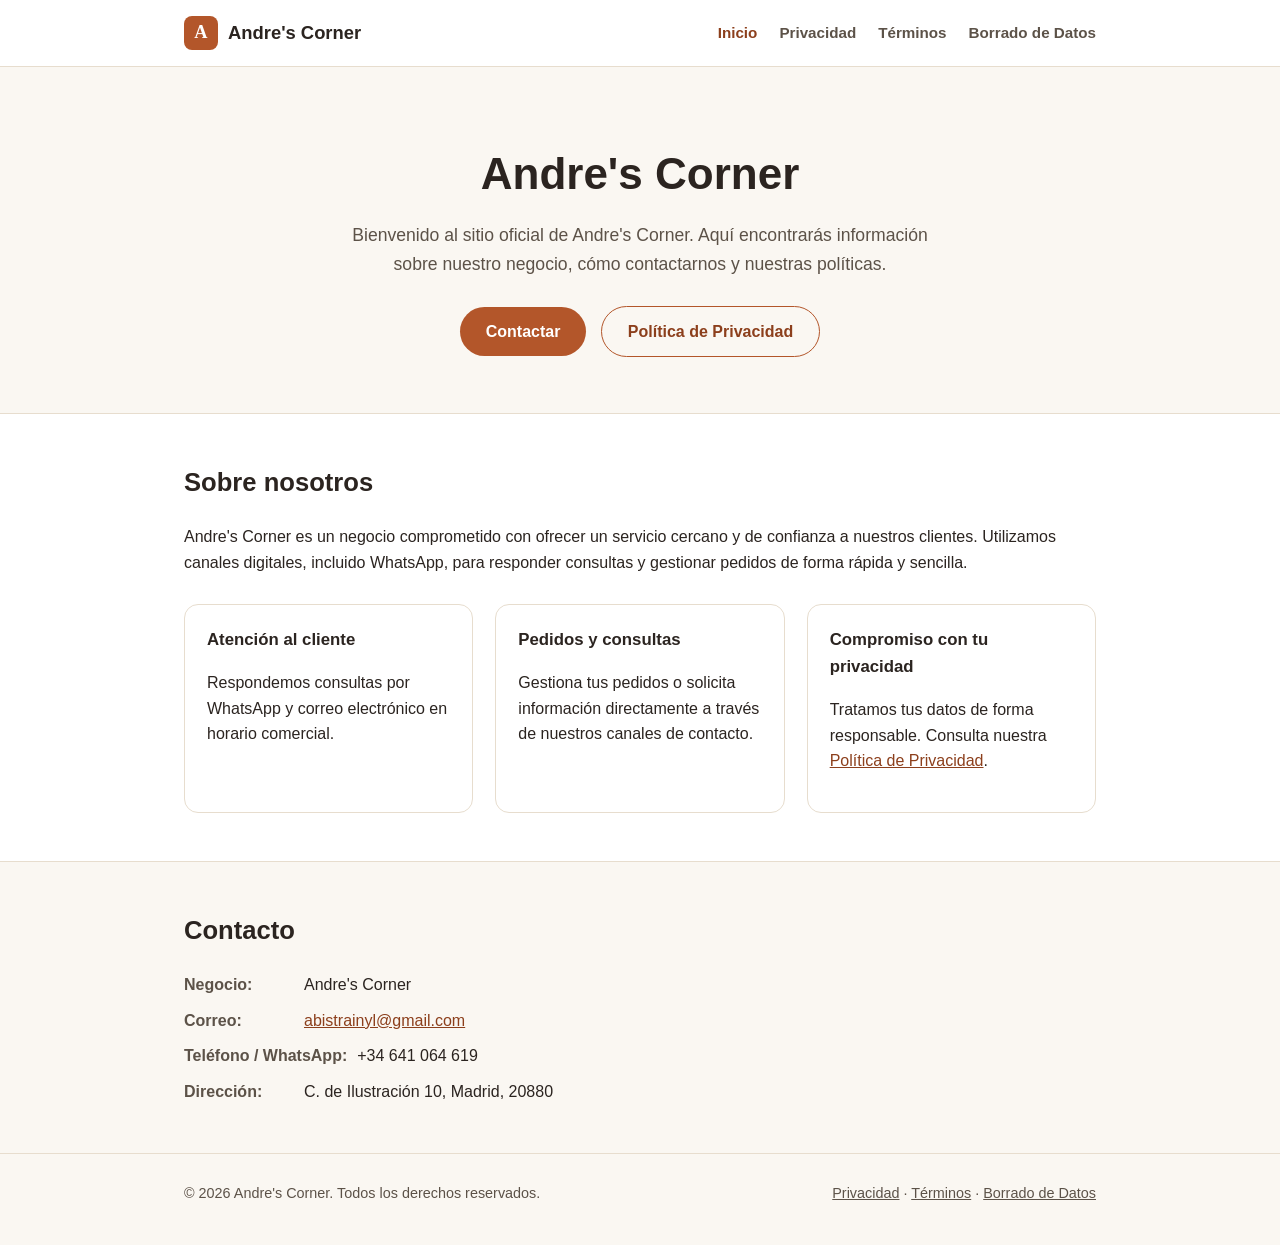
<file: index.html>
<!DOCTYPE html>
<html lang="es">
<head>
<meta charset="UTF-8">
<meta name="viewport" content="width=device-width, initial-scale=1.0">
<title>Andre's Corner</title>
<meta name="description" content="Andre's Corner — sitio oficial. Información de contacto, servicios y políticas.">
<link rel="stylesheet" href="style.css">
</head>
<body>

<header class="site">
  <div class="wrap">
    <a class="brand" href="index.html">
      <span class="mark">A</span>
      Andre's Corner
    </a>
    <nav class="site-nav">
      <a href="index.html" class="active">Inicio</a>
      <a href="privacy.html">Privacidad</a>
      <a href="terms.html">Términos</a>
      <a href="data-deletion.html">Borrado de Datos</a>
    </nav>
  </div>
</header>

<section class="hero">
  <div class="wrap">
    <h1>Andre's Corner</h1>
    <p class="lead">
      Bienvenido al sitio oficial de Andre's Corner. Aquí encontrarás información
      sobre nuestro negocio, cómo contactarnos y nuestras políticas.
    </p>
    <a class="btn" href="#contacto">Contactar</a>
    <a class="btn secondary" href="privacy.html">Política de Privacidad</a>
  </div>
</section>

<section class="alt">
  <div class="wrap">
    <h2>Sobre nosotros</h2>
    <p>
      Andre's Corner es un negocio comprometido con ofrecer un servicio cercano
      y de confianza a nuestros clientes. Utilizamos canales digitales, incluido
      WhatsApp, para responder consultas y gestionar pedidos de forma rápida y sencilla.
    </p>
    <div class="grid">
      <div class="card">
        <h3>Atención al cliente</h3>
        <p>Respondemos consultas por WhatsApp y correo electrónico en horario comercial.</p>
      </div>
      <div class="card">
        <h3>Pedidos y consultas</h3>
        <p>Gestiona tus pedidos o solicita información directamente a través de nuestros canales de contacto.</p>
      </div>
      <div class="card">
        <h3>Compromiso con tu privacidad</h3>
        <p>Tratamos tus datos de forma responsable. Consulta nuestra <a href="privacy.html">Política de Privacidad</a>.</p>
      </div>
    </div>
  </div>
</section>

<section id="contacto">
  <div class="wrap">
    <h2>Contacto</h2>
    <ul class="contact-list">
      <li><span class="label">Negocio:</span> Andre's Corner</li>
      <li><span class="label">Correo:</span> <a href="mailto:abistrainyl@gmail.com">abistrainyl@gmail.com</a></li>
      <li><span class="label">Teléfono / WhatsApp:</span> +34 641 064 619</li>
      <li><span class="label">Dirección:</span> C. de Ilustración 10, Madrid, 20880</li>
    </ul>
  </div>
</section>

<footer class="site">
  <div class="wrap">
    <span>&copy; <span id="year"></span> Andre's Corner. Todos los derechos reservados.</span>
    <span><a href="privacy.html">Privacidad</a> · <a href="terms.html">Términos</a> · <a href="data-deletion.html">Borrado de Datos</a></span>
  </div>
</footer>

<script>document.getElementById('year').textContent = new Date().getFullYear();</script>
</body>
</html>
</file>
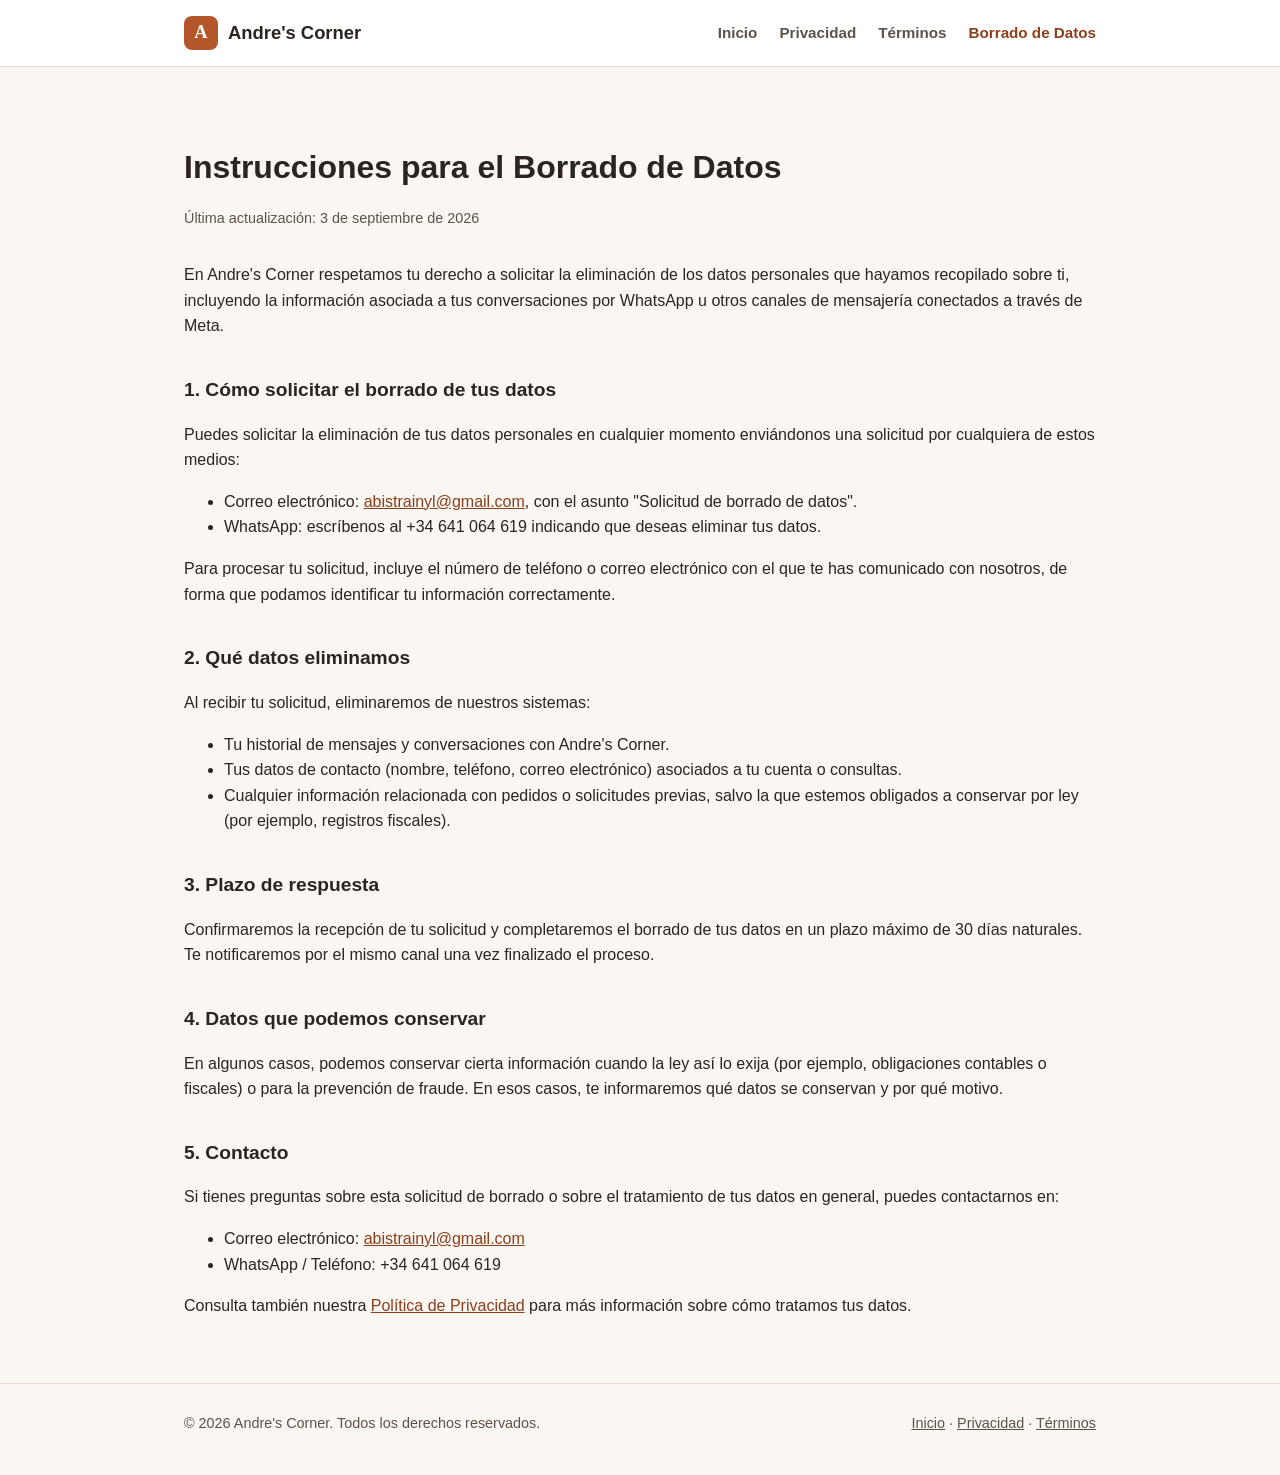
<file: data-deletion.html>
<!DOCTYPE html>
<html lang="es">
<head>
<meta charset="UTF-8">
<meta name="viewport" content="width=device-width, initial-scale=1.0">
<title>Borrado de Datos · Andre's Corner</title>
<meta name="description" content="Instrucciones para solicitar el borrado de tus datos personales en Andre's Corner.">
<link rel="stylesheet" href="style.css">
</head>
<body>

<header class="site">
  <div class="wrap">
    <a class="brand" href="index.html">
      <span class="mark">A</span>
      Andre's Corner
    </a>
    <nav class="site-nav">
      <a href="index.html">Inicio</a>
      <a href="privacy.html">Privacidad</a>
      <a href="terms.html">Términos</a>
      <a href="data-deletion.html" class="active">Borrado de Datos</a>
    </nav>
  </div>
</header>

<section>
  <div class="wrap legal">
    <h1>Instrucciones para el Borrado de Datos</h1>
    <p class="updated">Última actualización: 3 de septiembre de 2026</p>

    <p>
      En Andre's Corner respetamos tu derecho a solicitar la eliminación de los
      datos personales que hayamos recopilado sobre ti, incluyendo la información
      asociada a tus conversaciones por WhatsApp u otros canales de mensajería
      conectados a través de Meta.
    </p>

    <h2>1. Cómo solicitar el borrado de tus datos</h2>
    <p>
      Puedes solicitar la eliminación de tus datos personales en cualquier momento
      enviándonos una solicitud por cualquiera de estos medios:
    </p>
    <ul>
      <li>Correo electrónico: <a href="mailto:abistrainyl@gmail.com?subject=Solicitud%20de%20borrado%20de%20datos">abistrainyl@gmail.com</a>, con el asunto "Solicitud de borrado de datos".</li>
      <li>WhatsApp: escríbenos al +34 641 064 619 indicando que deseas eliminar tus datos.</li>
    </ul>
    <p>
      Para procesar tu solicitud, incluye el número de teléfono o correo electrónico
      con el que te has comunicado con nosotros, de forma que podamos identificar tu
      información correctamente.
    </p>

    <h2>2. Qué datos eliminamos</h2>
    <p>Al recibir tu solicitud, eliminaremos de nuestros sistemas:</p>
    <ul>
      <li>Tu historial de mensajes y conversaciones con Andre's Corner.</li>
      <li>Tus datos de contacto (nombre, teléfono, correo electrónico) asociados a tu cuenta o consultas.</li>
      <li>Cualquier información relacionada con pedidos o solicitudes previas, salvo la que estemos obligados a conservar por ley (por ejemplo, registros fiscales).</li>
    </ul>

    <h2>3. Plazo de respuesta</h2>
    <p>
      Confirmaremos la recepción de tu solicitud y completaremos el borrado de tus
      datos en un plazo máximo de 30 días naturales. Te notificaremos por el mismo
      canal una vez finalizado el proceso.
    </p>

    <h2>4. Datos que podemos conservar</h2>
    <p>
      En algunos casos, podemos conservar cierta información cuando la ley así lo
      exija (por ejemplo, obligaciones contables o fiscales) o para la prevención de
      fraude. En esos casos, te informaremos qué datos se conservan y por qué motivo.
    </p>

    <h2>5. Contacto</h2>
    <p>
      Si tienes preguntas sobre esta solicitud de borrado o sobre el tratamiento de
      tus datos en general, puedes contactarnos en:
    </p>
    <ul>
      <li>Correo electrónico: <a href="mailto:abistrainyl@gmail.com">abistrainyl@gmail.com</a></li>
      <li>WhatsApp / Teléfono: +34 641 064 619</li>
    </ul>
    <p>
      Consulta también nuestra <a href="privacy.html">Política de Privacidad</a> para
      más información sobre cómo tratamos tus datos.
    </p>
  </div>
</section>

<footer class="site">
  <div class="wrap">
    <span>&copy; <span id="year"></span> Andre's Corner. Todos los derechos reservados.</span>
    <span><a href="index.html">Inicio</a> · <a href="privacy.html">Privacidad</a> · <a href="terms.html">Términos</a></span>
  </div>
</footer>

<script>document.getElementById('year').textContent = new Date().getFullYear();</script>
</body>
</html>
</file>
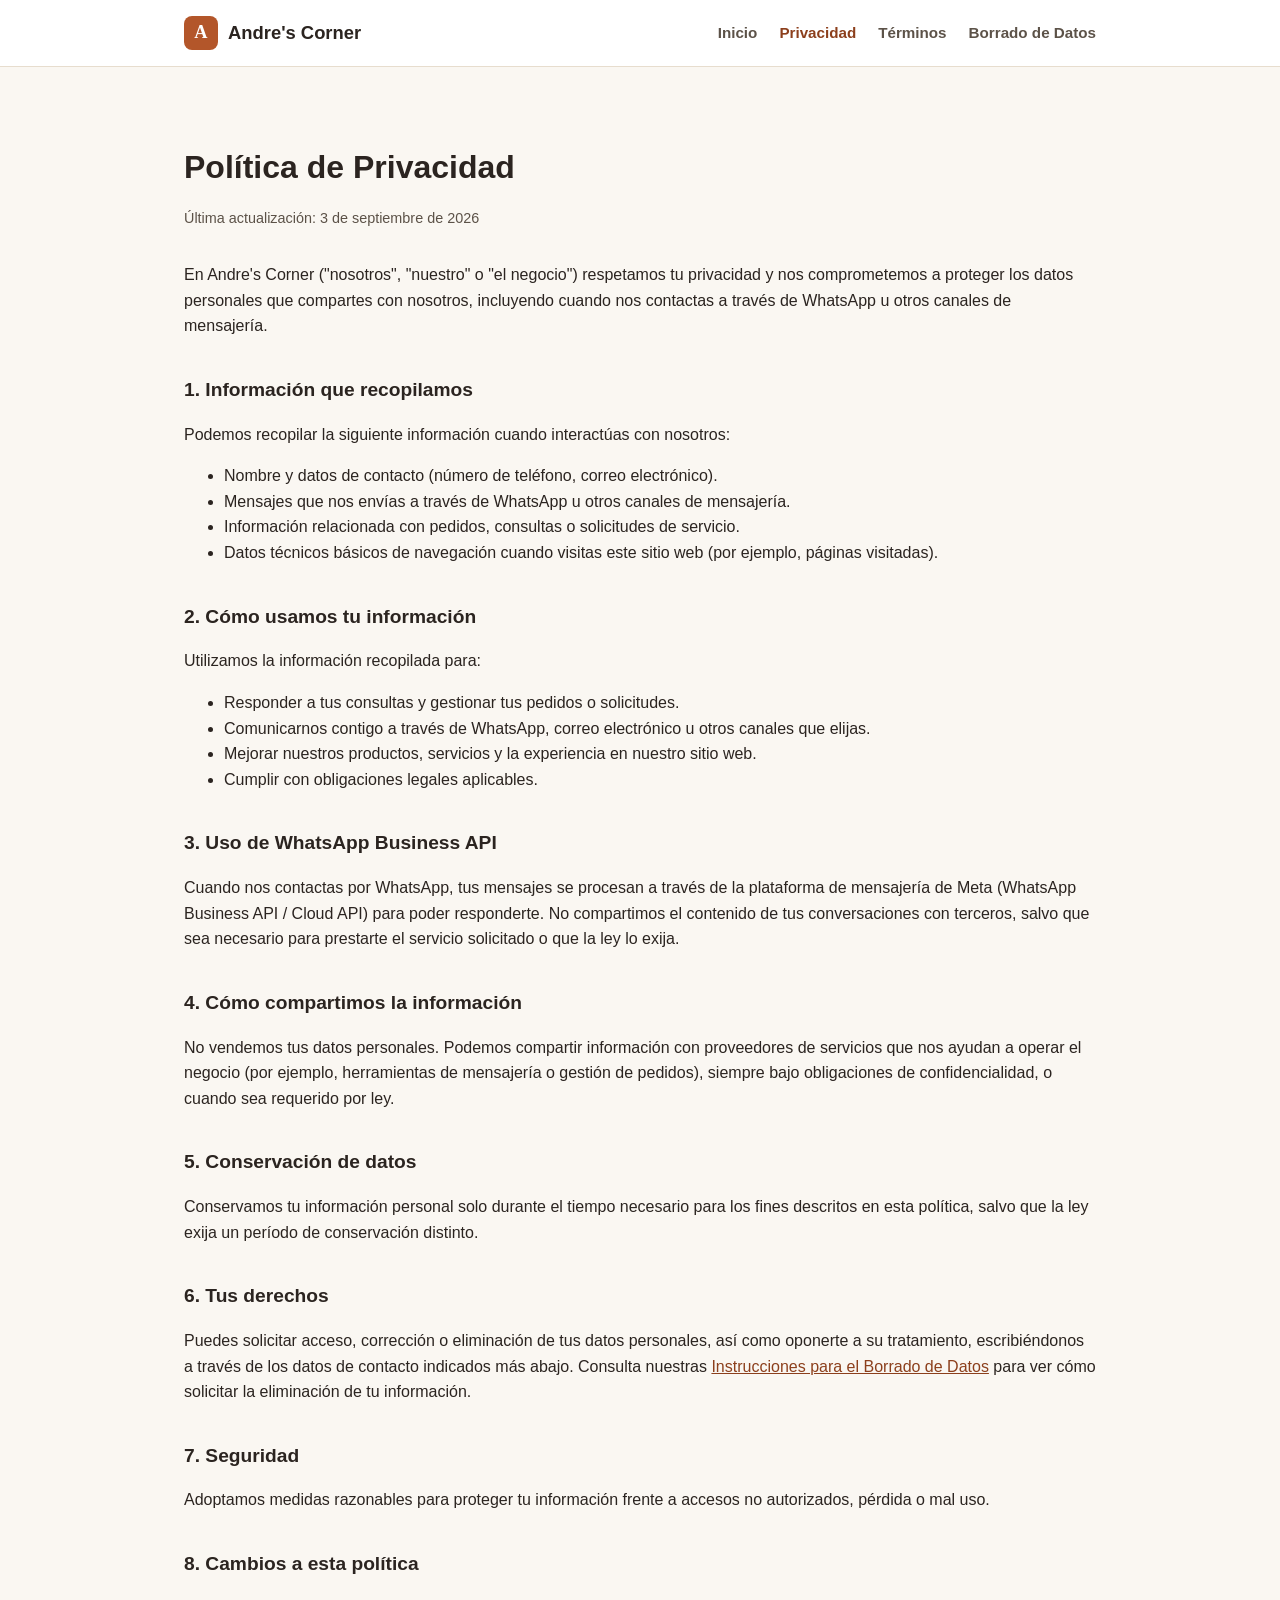
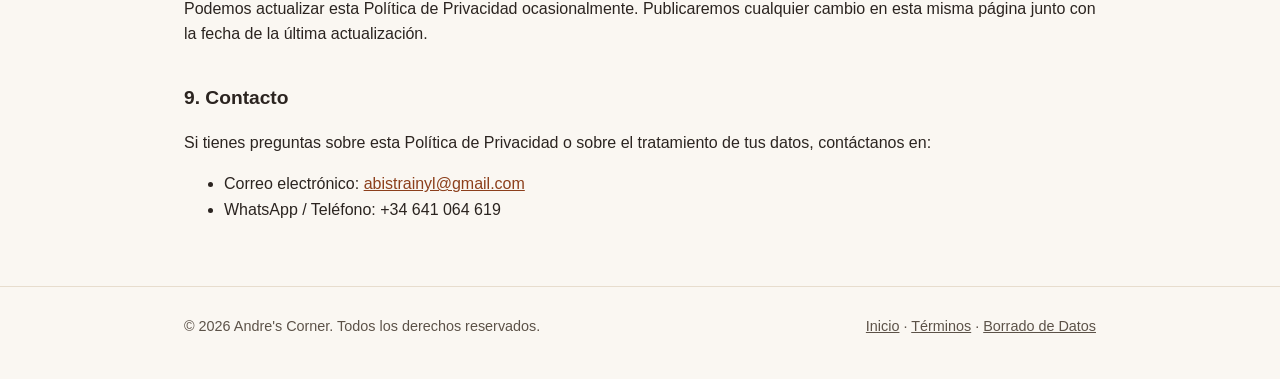
<file: privacy.html>
<!DOCTYPE html>
<html lang="es">
<head>
<meta charset="UTF-8">
<meta name="viewport" content="width=device-width, initial-scale=1.0">
<title>Política de Privacidad · Andre's Corner</title>
<meta name="description" content="Política de Privacidad de Andre's Corner.">
<link rel="stylesheet" href="style.css">
</head>
<body>

<header class="site">
  <div class="wrap">
    <a class="brand" href="index.html">
      <span class="mark">A</span>
      Andre's Corner
    </a>
    <nav class="site-nav">
      <a href="index.html">Inicio</a>
      <a href="privacy.html" class="active">Privacidad</a>
      <a href="terms.html">Términos</a>
      <a href="data-deletion.html">Borrado de Datos</a>
    </nav>
  </div>
</header>

<section>
  <div class="wrap legal">
    <h1>Política de Privacidad</h1>
    <p class="updated">Última actualización: 3 de septiembre de 2026</p>

    <p>
      En Andre's Corner ("nosotros", "nuestro" o "el negocio") respetamos tu privacidad
      y nos comprometemos a proteger los datos personales que compartes con nosotros,
      incluyendo cuando nos contactas a través de WhatsApp u otros canales de mensajería.
    </p>

    <h2>1. Información que recopilamos</h2>
    <p>Podemos recopilar la siguiente información cuando interactúas con nosotros:</p>
    <ul>
      <li>Nombre y datos de contacto (número de teléfono, correo electrónico).</li>
      <li>Mensajes que nos envías a través de WhatsApp u otros canales de mensajería.</li>
      <li>Información relacionada con pedidos, consultas o solicitudes de servicio.</li>
      <li>Datos técnicos básicos de navegación cuando visitas este sitio web (por ejemplo, páginas visitadas).</li>
    </ul>

    <h2>2. Cómo usamos tu información</h2>
    <p>Utilizamos la información recopilada para:</p>
    <ul>
      <li>Responder a tus consultas y gestionar tus pedidos o solicitudes.</li>
      <li>Comunicarnos contigo a través de WhatsApp, correo electrónico u otros canales que elijas.</li>
      <li>Mejorar nuestros productos, servicios y la experiencia en nuestro sitio web.</li>
      <li>Cumplir con obligaciones legales aplicables.</li>
    </ul>

    <h2>3. Uso de WhatsApp Business API</h2>
    <p>
      Cuando nos contactas por WhatsApp, tus mensajes se procesan a través de la
      plataforma de mensajería de Meta (WhatsApp Business API / Cloud API) para poder
      responderte. No compartimos el contenido de tus conversaciones con terceros,
      salvo que sea necesario para prestarte el servicio solicitado o que la ley lo exija.
    </p>

    <h2>4. Cómo compartimos la información</h2>
    <p>
      No vendemos tus datos personales. Podemos compartir información con proveedores
      de servicios que nos ayudan a operar el negocio (por ejemplo, herramientas de
      mensajería o gestión de pedidos), siempre bajo obligaciones de confidencialidad,
      o cuando sea requerido por ley.
    </p>

    <h2>5. Conservación de datos</h2>
    <p>
      Conservamos tu información personal solo durante el tiempo necesario para los
      fines descritos en esta política, salvo que la ley exija un período de
      conservación distinto.
    </p>

    <h2>6. Tus derechos</h2>
    <p>
      Puedes solicitar acceso, corrección o eliminación de tus datos personales, así
      como oponerte a su tratamiento, escribiéndonos a través de los datos de contacto
      indicados más abajo. Consulta nuestras <a href="data-deletion.html">Instrucciones
      para el Borrado de Datos</a> para ver cómo solicitar la eliminación de tu
      información.
    </p>

    <h2>7. Seguridad</h2>
    <p>
      Adoptamos medidas razonables para proteger tu información frente a accesos no
      autorizados, pérdida o mal uso.
    </p>

    <h2>8. Cambios a esta política</h2>
    <p>
      Podemos actualizar esta Política de Privacidad ocasionalmente. Publicaremos
      cualquier cambio en esta misma página junto con la fecha de la última actualización.
    </p>

    <h2>9. Contacto</h2>
    <p>
      Si tienes preguntas sobre esta Política de Privacidad o sobre el tratamiento de
      tus datos, contáctanos en:
    </p>
    <ul>
      <li>Correo electrónico: <a href="mailto:abistrainyl@gmail.com">abistrainyl@gmail.com</a></li>
      <li>WhatsApp / Teléfono: +34 641 064 619</li>
    </ul>
  </div>
</section>

<footer class="site">
  <div class="wrap">
    <span>&copy; <span id="year"></span> Andre's Corner. Todos los derechos reservados.</span>
    <span><a href="index.html">Inicio</a> · <a href="terms.html">Términos</a> · <a href="data-deletion.html">Borrado de Datos</a></span>
  </div>
</footer>

<script>document.getElementById('year').textContent = new Date().getFullYear();</script>
</body>
</html>
</file>
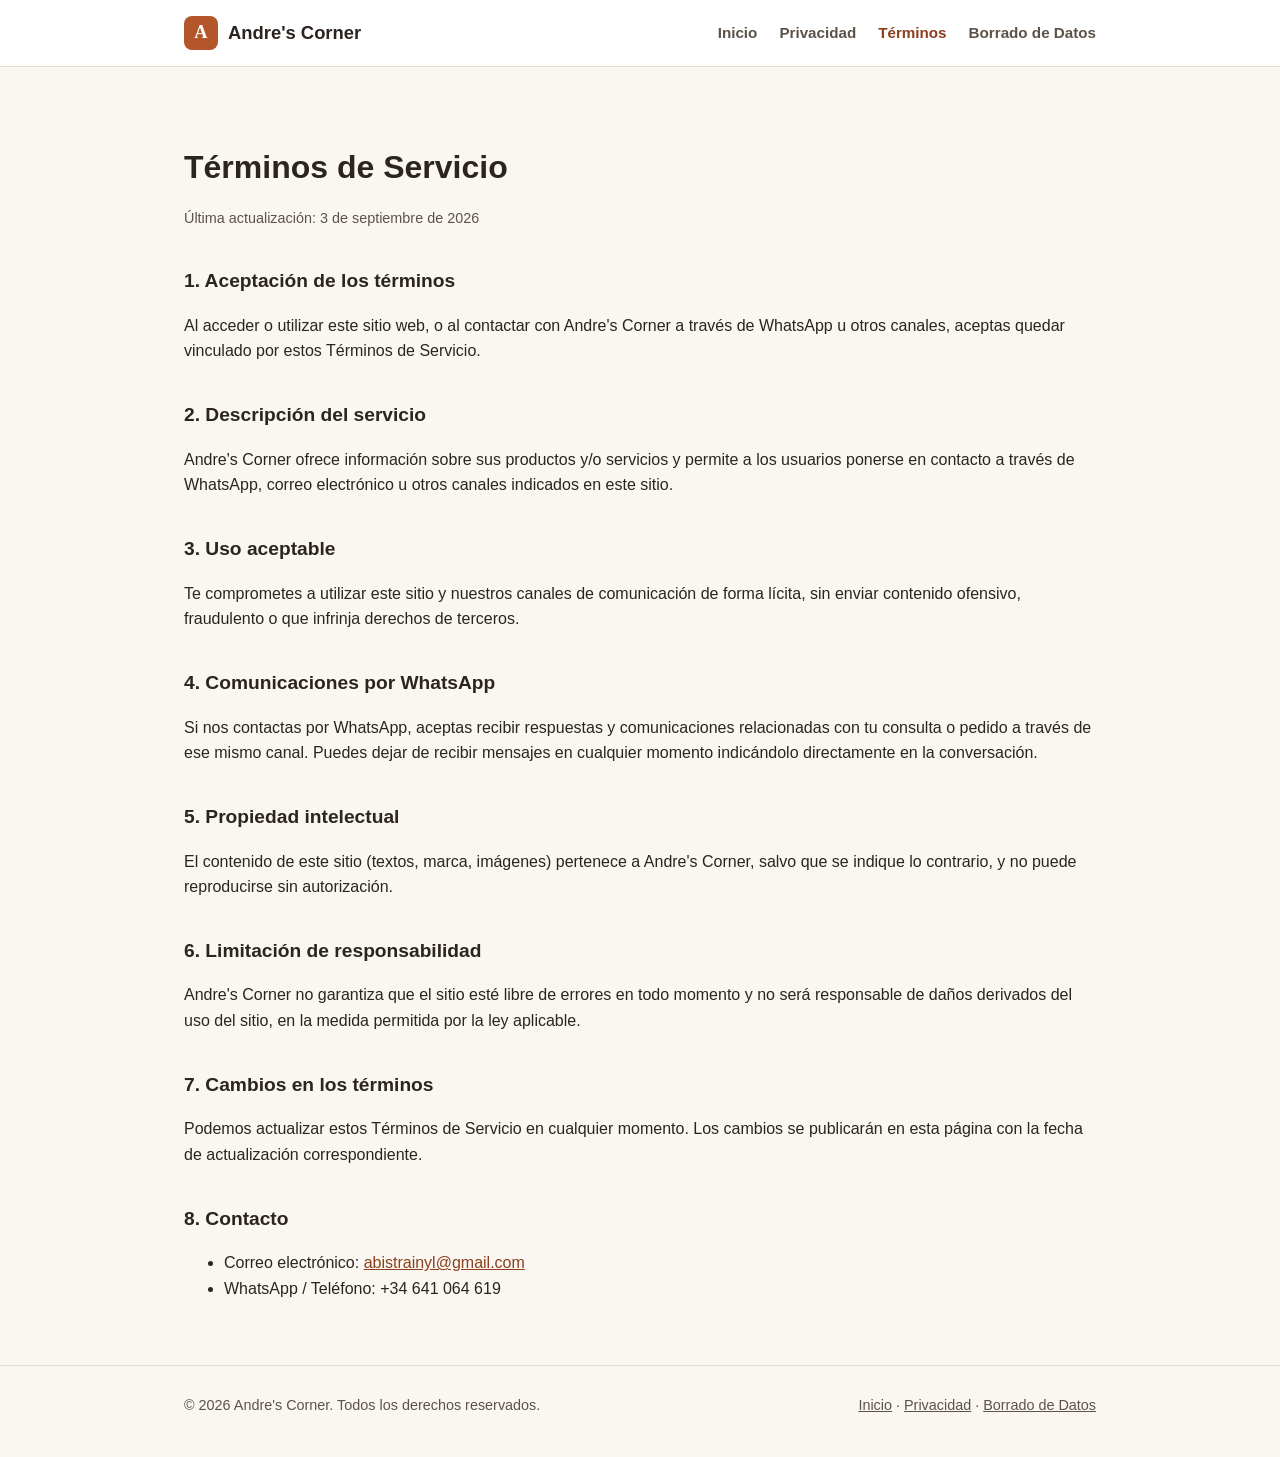
<file: terms.html>
<!DOCTYPE html>
<html lang="es">
<head>
<meta charset="UTF-8">
<meta name="viewport" content="width=device-width, initial-scale=1.0">
<title>Términos de Servicio · Andre's Corner</title>
<meta name="description" content="Términos de Servicio de Andre's Corner.">
<link rel="stylesheet" href="style.css">
</head>
<body>

<header class="site">
  <div class="wrap">
    <a class="brand" href="index.html">
      <span class="mark">A</span>
      Andre's Corner
    </a>
    <nav class="site-nav">
      <a href="index.html">Inicio</a>
      <a href="privacy.html">Privacidad</a>
      <a href="terms.html" class="active">Términos</a>
      <a href="data-deletion.html">Borrado de Datos</a>
    </nav>
  </div>
</header>

<section>
  <div class="wrap legal">
    <h1>Términos de Servicio</h1>
    <p class="updated">Última actualización: 3 de septiembre de 2026</p>

    <h2>1. Aceptación de los términos</h2>
    <p>
      Al acceder o utilizar este sitio web, o al contactar con Andre's Corner a
      través de WhatsApp u otros canales, aceptas quedar vinculado por estos
      Términos de Servicio.
    </p>

    <h2>2. Descripción del servicio</h2>
    <p>
      Andre's Corner ofrece información sobre sus productos y/o servicios y permite
      a los usuarios ponerse en contacto a través de WhatsApp, correo electrónico u
      otros canales indicados en este sitio.
    </p>

    <h2>3. Uso aceptable</h2>
    <p>
      Te comprometes a utilizar este sitio y nuestros canales de comunicación de
      forma lícita, sin enviar contenido ofensivo, fraudulento o que infrinja
      derechos de terceros.
    </p>

    <h2>4. Comunicaciones por WhatsApp</h2>
    <p>
      Si nos contactas por WhatsApp, aceptas recibir respuestas y comunicaciones
      relacionadas con tu consulta o pedido a través de ese mismo canal. Puedes
      dejar de recibir mensajes en cualquier momento indicándolo directamente en la
      conversación.
    </p>

    <h2>5. Propiedad intelectual</h2>
    <p>
      El contenido de este sitio (textos, marca, imágenes) pertenece a Andre's
      Corner, salvo que se indique lo contrario, y no puede reproducirse sin
      autorización.
    </p>

    <h2>6. Limitación de responsabilidad</h2>
    <p>
      Andre's Corner no garantiza que el sitio esté libre de errores en todo
      momento y no será responsable de daños derivados del uso del sitio, en la
      medida permitida por la ley aplicable.
    </p>

    <h2>7. Cambios en los términos</h2>
    <p>
      Podemos actualizar estos Términos de Servicio en cualquier momento. Los
      cambios se publicarán en esta página con la fecha de actualización
      correspondiente.
    </p>

    <h2>8. Contacto</h2>
    <ul>
      <li>Correo electrónico: <a href="mailto:abistrainyl@gmail.com">abistrainyl@gmail.com</a></li>
      <li>WhatsApp / Teléfono: +34 641 064 619</li>
    </ul>
  </div>
</section>

<footer class="site">
  <div class="wrap">
    <span>&copy; <span id="year"></span> Andre's Corner. Todos los derechos reservados.</span>
    <span><a href="index.html">Inicio</a> · <a href="privacy.html">Privacidad</a> · <a href="data-deletion.html">Borrado de Datos</a></span>
  </div>
</footer>

<script>document.getElementById('year').textContent = new Date().getFullYear();</script>
</body>
</html>
</file>
<file: style.css>
:root {
  --bg: #faf7f2;
  --bg-alt: #ffffff;
  --ink: #2b2420;
  --ink-soft: #5c5248;
  --accent: #b3562a;
  --accent-dark: #8c3f1c;
  --border: #e7ddce;
  --radius: 14px;
  --max-w: 960px;
}

* { box-sizing: border-box; }

html { scroll-behavior: smooth; }

body {
  margin: 0;
  font-family: -apple-system, BlinkMacSystemFont, "Segoe UI", Roboto, Helvetica, Arial, sans-serif;
  background: var(--bg);
  color: var(--ink);
  line-height: 1.6;
}

a { color: var(--accent-dark); }
a:hover { color: var(--accent); }

.wrap {
  max-width: var(--max-w);
  margin: 0 auto;
  padding: 0 24px;
}

header.site {
  background: var(--bg-alt);
  border-bottom: 1px solid var(--border);
  position: sticky;
  top: 0;
  z-index: 10;
}

header.site .wrap {
  display: flex;
  align-items: center;
  justify-content: space-between;
  padding-top: 16px;
  padding-bottom: 16px;
}

.brand {
  display: flex;
  align-items: center;
  gap: 10px;
  font-weight: 700;
  font-size: 1.15rem;
  color: var(--ink);
  text-decoration: none;
}

.brand .mark {
  width: 34px;
  height: 34px;
  border-radius: 8px;
  background: var(--accent);
  color: #fff;
  display: flex;
  align-items: center;
  justify-content: center;
  font-family: Georgia, serif;
  font-weight: 700;
}

nav.site-nav {
  display: flex;
  gap: 22px;
  font-size: 0.95rem;
}

nav.site-nav a {
  text-decoration: none;
  color: var(--ink-soft);
  font-weight: 600;
}

nav.site-nav a:hover,
nav.site-nav a.active {
  color: var(--accent-dark);
}

.hero {
  padding: 72px 0 56px;
  text-align: center;
}

.hero h1 {
  font-size: clamp(2rem, 4vw, 2.75rem);
  margin: 0 0 12px;
}

.hero p.lead {
  color: var(--ink-soft);
  font-size: 1.1rem;
  max-width: 620px;
  margin: 0 auto 28px;
}

.btn {
  display: inline-block;
  padding: 12px 26px;
  border-radius: 999px;
  background: var(--accent);
  color: #fff;
  text-decoration: none;
  font-weight: 600;
  transition: background 0.15s ease;
}

.btn:hover { background: var(--accent-dark); color: #fff; }

.btn.secondary {
  background: transparent;
  border: 1.5px solid var(--accent);
  color: var(--accent-dark);
  margin-left: 10px;
}

.btn.secondary:hover { background: var(--accent); color: #fff; }

section { padding: 48px 0; }

section.alt { background: var(--bg-alt); border-top: 1px solid var(--border); border-bottom: 1px solid var(--border); }

h2 {
  font-size: 1.6rem;
  margin-top: 0;
}

.grid {
  display: grid;
  grid-template-columns: repeat(auto-fit, minmax(220px, 1fr));
  gap: 22px;
  margin-top: 28px;
}

.card {
  background: var(--bg-alt);
  border: 1px solid var(--border);
  border-radius: var(--radius);
  padding: 22px;
}

.card h3 {
  margin-top: 0;
  font-size: 1.05rem;
}

.contact-list {
  list-style: none;
  padding: 0;
  margin: 20px 0 0;
  display: grid;
  gap: 10px;
}

.contact-list li {
  display: flex;
  gap: 10px;
}

.contact-list .label {
  min-width: 110px;
  color: var(--ink-soft);
  font-weight: 600;
}

footer.site {
  border-top: 1px solid var(--border);
  padding: 28px 0 40px;
  color: var(--ink-soft);
  font-size: 0.9rem;
}

footer.site .wrap {
  display: flex;
  flex-wrap: wrap;
  gap: 8px 20px;
  justify-content: space-between;
  align-items: center;
}

footer.site a { color: var(--ink-soft); }

.legal h1 {
  font-size: 2rem;
  margin-bottom: 4px;
}

.legal .updated {
  color: var(--ink-soft);
  font-size: 0.9rem;
  margin-bottom: 32px;
}

.legal h2 {
  font-size: 1.2rem;
  margin-top: 36px;
}

.legal p, .legal li { color: var(--ink); }

.placeholder-note {
  background: #fff4e6;
  border: 1px solid #f0c98a;
  border-radius: var(--radius);
  padding: 16px 20px;
  margin-bottom: 32px;
  font-size: 0.92rem;
}
</file>
